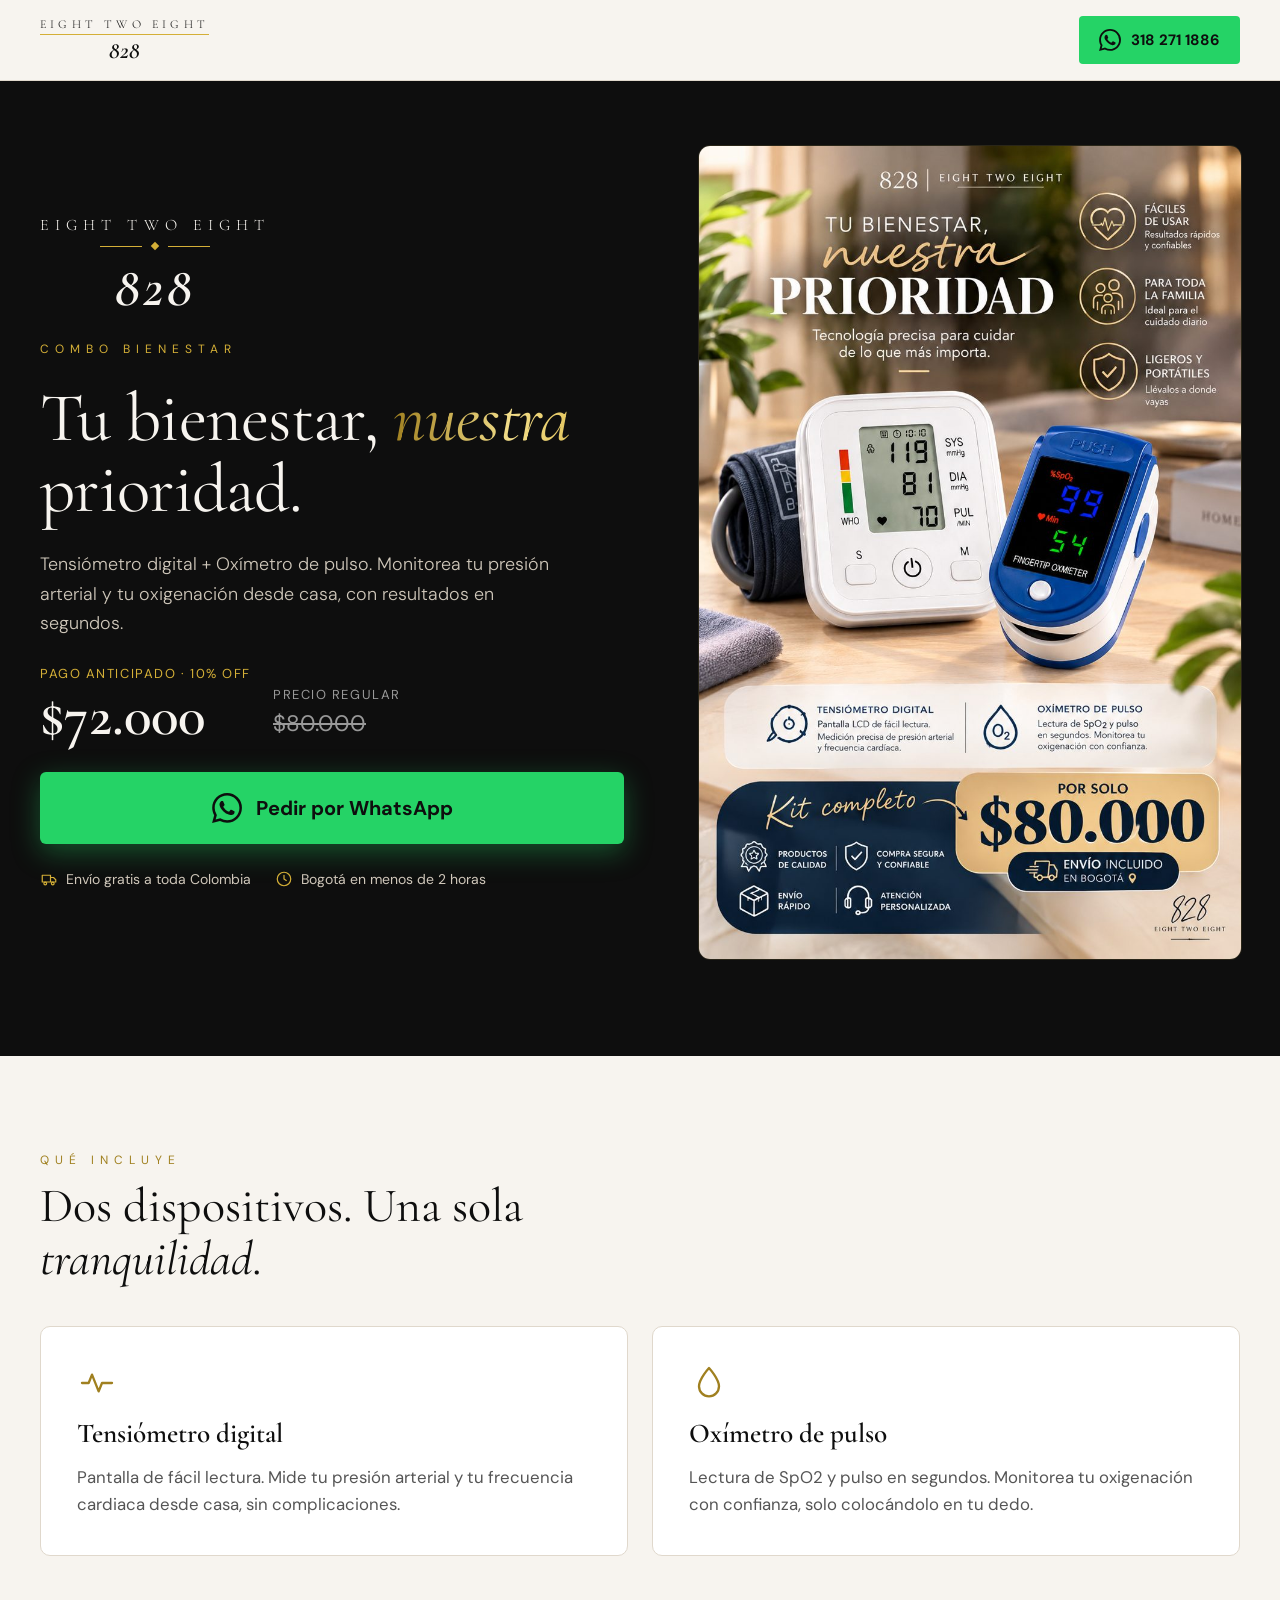
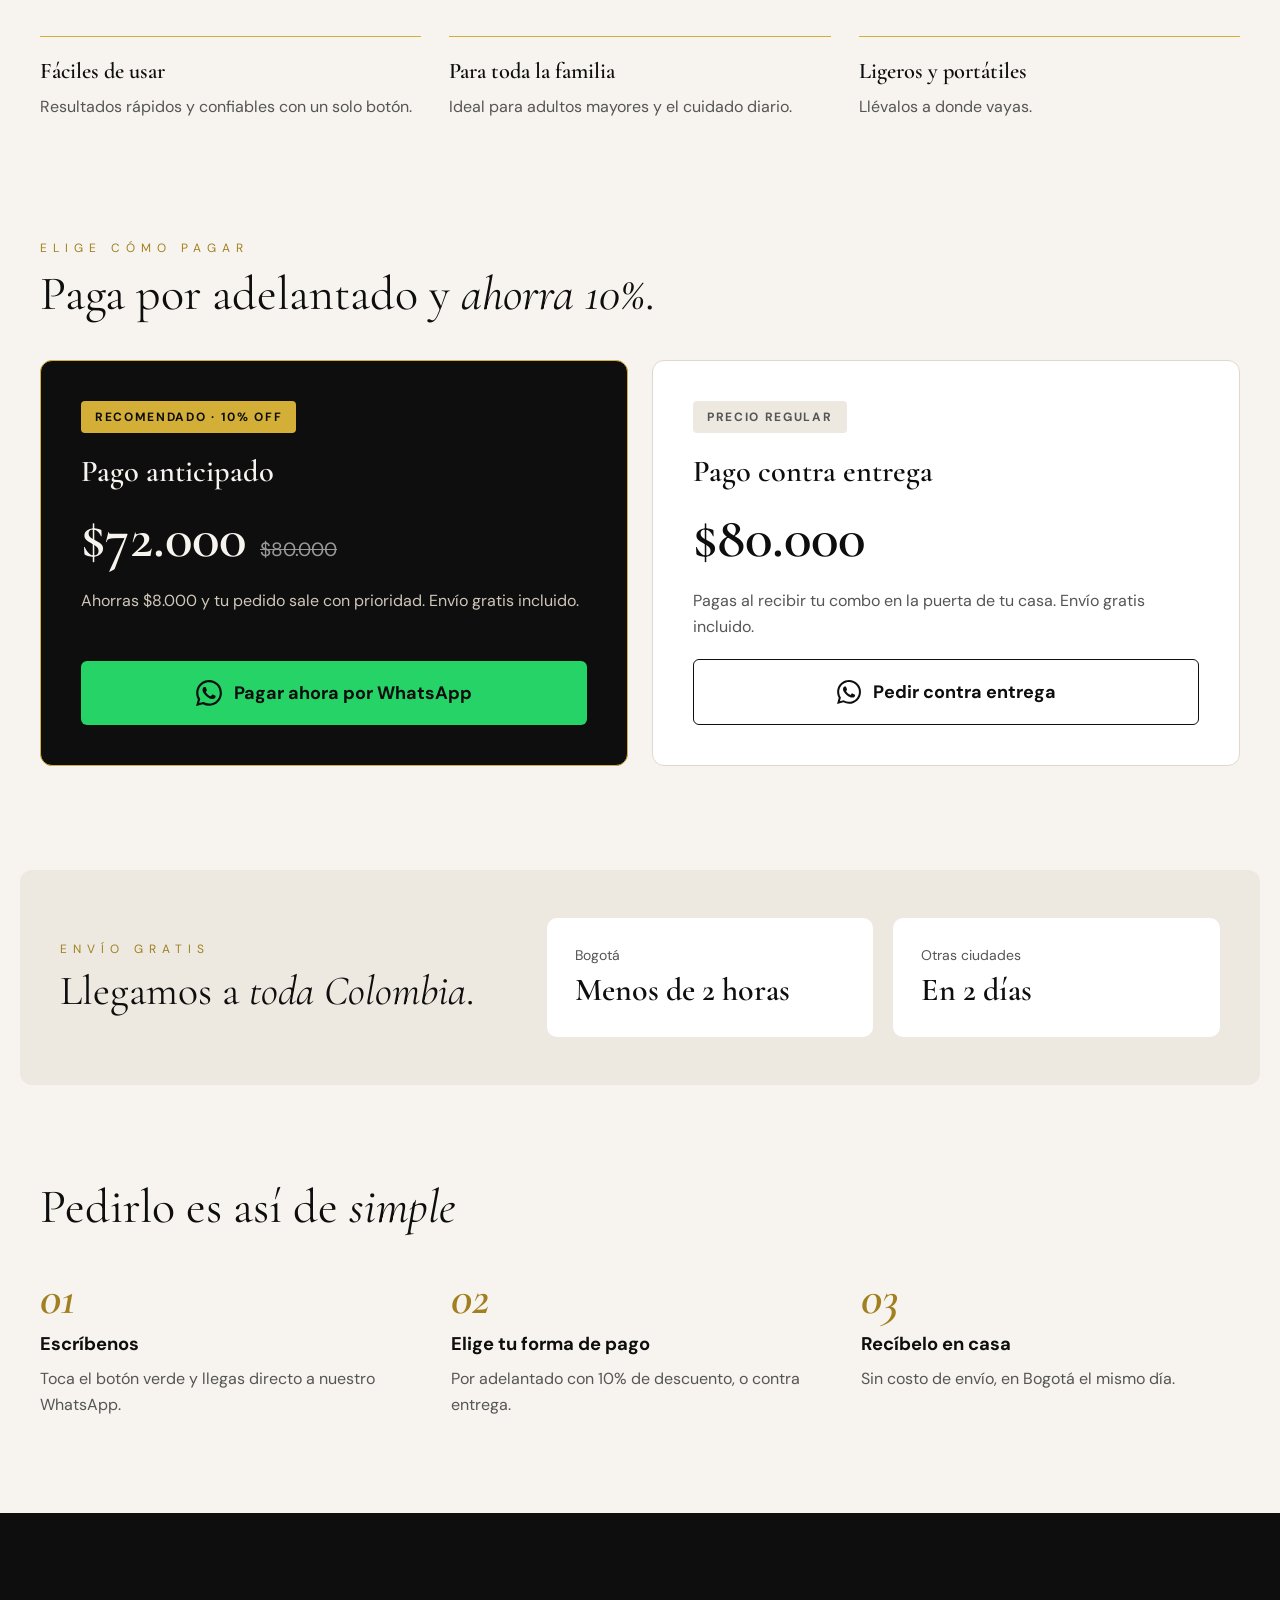
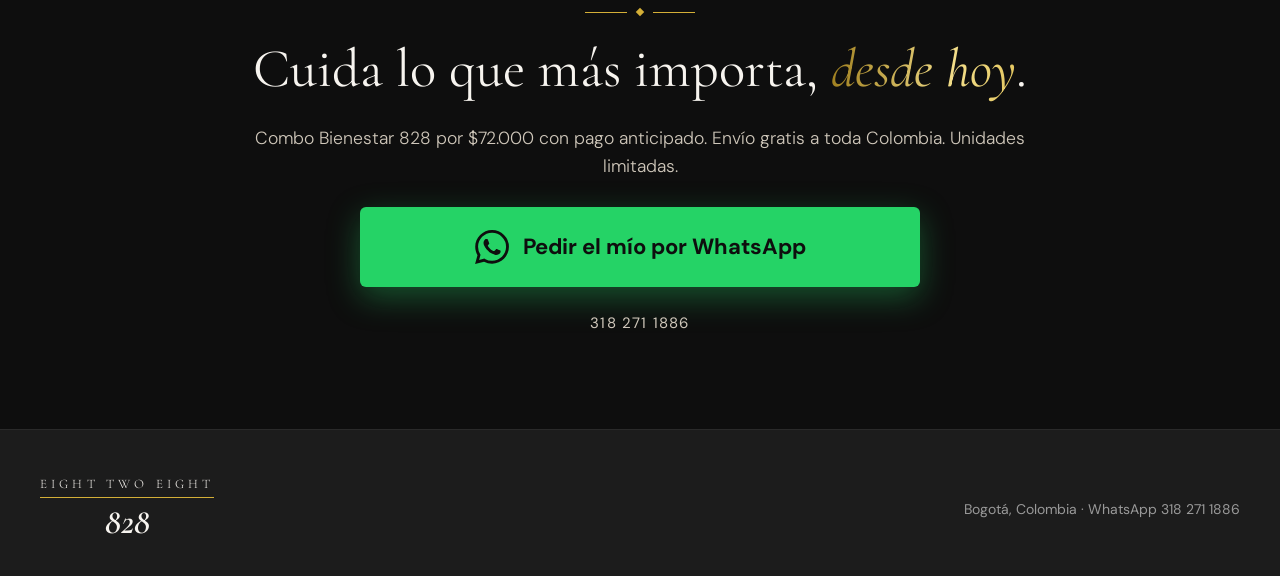
<file: combo.html>
<!doctype html>
<html lang="es">
<head>
<meta charset="utf-8">
<meta name="viewport" content="width=device-width, initial-scale=1">
<title>Combo Bienestar — 828 Eight Two Eight</title>
<meta name="description" content="Tensiómetro digital + Oxímetro de pulso. $72.000 con pago anticipado. Envío gratis a toda Colombia.">
<meta property="og:title" content="Combo Bienestar — 828 Eight Two Eight">
<meta property="og:description" content="Tensiómetro + Oxímetro. 10% OFF pagando por adelantado. Envío gratis a toda Colombia.">
<link rel="preconnect" href="https://fonts.googleapis.com">
<link href="https://fonts.googleapis.com/css2?family=Cormorant+Garamond:ital,wght@0,300;0,400;0,600;1,300;1,400;1,600&amp;family=DM+Sans:wght@300;400;500;700&amp;display=swap" rel="stylesheet">
<style>
body{margin:0;background:#F7F4EF}
a{color:#A08020}a:hover{color:#7A6118}
@keyframes fadeUp{from{opacity:0;transform:translateY(28px)}to{opacity:1;transform:none}}
@keyframes floaty{0%,100%{transform:translateY(0)}50%{transform:translateY(-14px)}}
@keyframes waPulse{0%{box-shadow:0 0 0 0 rgba(37,211,102,.6)}70%{box-shadow:0 0 0 20px rgba(37,211,102,0)}100%{box-shadow:0 0 0 0 rgba(37,211,102,0)}}
@keyframes shine{to{background-position:200% center}}
@keyframes spin{from{transform:rotate(45deg)}to{transform:rotate(405deg)}}
@keyframes grow{from{transform:scaleX(0)}to{transform:scaleX(1)}}
.fu{animation:fadeUp .9s cubic-bezier(.2,.7,.2,1) both}
.d1{animation-delay:.12s}.d2{animation-delay:.24s}.d3{animation-delay:.36s}.d4{animation-delay:.48s}.d5{animation-delay:.6s}
.float{animation:fadeUp 1s .3s cubic-bezier(.2,.7,.2,1) both,floaty 6s 1.3s ease-in-out infinite}
.wa{animation:waPulse 2.2s ease-out infinite;transition:transform .25s ease}
.wa:hover{transform:translateY(-3px) scale(1.02)}
.shine{background:linear-gradient(90deg,#A08020,#F3DE8A,#D4AF37,#A08020);background-size:200% auto;-webkit-background-clip:text;background-clip:text;color:transparent!important;animation:shine 4s linear infinite}
.dia{animation:spin 8s linear infinite}
.grow{animation:grow 1.2s .2s cubic-bezier(.2,.7,.2,1) both}
.card{transition:transform .35s ease,box-shadow .35s ease}
.card:hover{transform:translateY(-6px);box-shadow:0 18px 40px rgba(14,14,14,.10)}
@supports (animation-timeline: view()){.rv{animation:fadeUp linear both;animation-timeline:view();animation-range:entry 0% cover 28%}}
@media (prefers-reduced-motion: reduce){*{animation:none!important;transition:none!important}}
</style>
</head>
<body>
<div style="font-family: 'DM Sans', -apple-system, sans-serif; color: #0E0E0E; background: #F7F4EF; width: 100%; min-height: 100vh">

<header style="background: #F7F4EF; border-bottom: 1px solid #E0D8CC">
<div style="max-width: 1200px; margin: 0 auto; padding: 16px 20px; display: flex; align-items: center; justify-content: space-between; gap: 16px; flex-wrap: wrap">
<a href="#inicio" style="display: inline-flex; flex-direction: column; align-items: center; text-decoration: none; color: #0E0E0E; line-height: 1">
<span style="font-family: 'Cormorant Garamond', Georgia, serif; font-size: 12px; font-weight: 300; letter-spacing: 0.35em; text-transform: uppercase">Eight Two Eight</span>
<span style="display: block; width: 100%; height: 1px; background: #D4AF37; margin: 4px 0"></span>
<span style="font-family: 'Cormorant Garamond', Georgia, serif; font-size: 24px; font-weight: 600; font-style: italic">828</span>
</a>
<a href="https://wa.me/573182711886?text=Hola%20828%2C%20quiero%20pedir%20el%20Combo%20Bienestar" style="display: inline-flex; align-items: center; gap: 10px; min-height: 48px; padding: 0 20px; border-radius: 4px; background: #25D366; color: #0E0E0E; text-decoration: none; font-weight: 700; font-size: 15px">
<svg width="22" height="22" viewBox="0 0 24 24" fill="currentColor" aria-hidden="true"><path d="M17.472 14.382c-.297-.149-1.758-.867-2.03-.967-.273-.099-.471-.148-.67.15-.197.297-.767.966-.94 1.164-.173.199-.347.223-.644.075-.297-.15-1.255-.463-2.39-1.475-.883-.788-1.48-1.761-1.653-2.059-.173-.297-.018-.458.13-.606.134-.133.298-.347.446-.52.149-.174.198-.298.298-.497.099-.198.05-.371-.025-.52-.075-.149-.669-1.612-.916-2.207-.242-.579-.487-.5-.669-.51-.173-.008-.371-.01-.57-.01-.198 0-.52.074-.792.372-.272.297-1.04 1.016-1.04 2.479 0 1.462 1.065 2.875 1.213 3.074.149.198 2.096 3.2 5.077 4.487.709.306 1.262.489 1.694.625.712.227 1.36.195 1.871.118.571-.085 1.758-.719 2.006-1.413.248-.694.248-1.289.173-1.413-.074-.124-.272-.198-.57-.347m-5.421 7.403h-.004a9.87 9.87 0 01-5.031-1.378l-.361-.214-3.741.982.998-3.648-.235-.374a9.86 9.86 0 01-1.51-5.26c.001-5.45 4.436-9.884 9.888-9.884 2.64 0 5.122 1.03 6.988 2.898a9.825 9.825 0 012.893 6.994c-.003 5.45-4.437 9.884-9.885 9.884m8.413-18.297A11.815 11.815 0 0012.05 0C5.495 0 .16 5.335.157 11.892c0 2.096.547 4.142 1.588 5.945L.057 24l6.305-1.654a11.882 11.882 0 005.683 1.448h.005c6.554 0 11.89-5.335 11.893-11.893a11.821 11.821 0 00-3.48-8.413z"></path></svg>
318 271 1886
</a>
</div>
</header>

<section id="inicio" style="background: #0E0E0E; color: #F7F4EF; padding: 64px 20px 96px">
<div style="max-width: 1200px; margin: 0 auto; display: flex; flex-wrap: wrap; gap: 56px; align-items: center">
<div style="flex: 1 1 460px; min-width: 0; display: flex; flex-direction: column; gap: 26px">
<div class="fu" style="align-self: flex-start; display: flex; flex-direction: column; align-items: center; line-height: 1">
<span style="font-family: 'Cormorant Garamond', Georgia, serif; font-size: 16px; font-weight: 300; letter-spacing: 0.38em; text-transform: uppercase; color: #F7F4EF">Eight Two Eight</span>
<div style="display: flex; align-items: center; gap: 10px; width: 110px; margin: 10px 0">
<div class="grow" style="flex: 1; height: 1px; background: #D4AF37"></div>
<div class="dia" style="width: 6px; height: 6px; background: #D4AF37; transform: rotate(45deg)"></div>
<div class="grow" style="flex: 1; height: 1px; background: #D4AF37"></div>
</div>
<span style="font-family: 'Cormorant Garamond', Georgia, serif; font-size: 56px; font-weight: 600; font-style: italic; letter-spacing: 0.05em; color: #F7F4EF">828</span>
</div>
<span class="fu d1" style="font-size: 12px; letter-spacing: 0.5em; text-transform: uppercase; color: #D4AF37">Combo Bienestar</span>
<h1 class="fu d2" style="margin: 0; font-family: 'Cormorant Garamond', Georgia, serif; font-weight: 400; font-size: clamp(2.6rem, 5.4vw, 4.4rem); line-height: 1.02; letter-spacing: -0.01em">Tu bienestar, <span class="shine" style="font-style: italic; color: #D4AF37">nuestra</span> prioridad.</h1>
<p class="fu d3" style="margin: 0; font-size: 1.12rem; line-height: 1.65; color: #CFC7BA; max-width: 520px; font-weight: 300">Tensiómetro digital + Oxímetro de pulso. Monitorea tu presión arterial y tu oxigenación desde casa, con resultados en segundos.</p>
<div class="fu d4" style="display: flex; align-items: flex-end; gap: 22px; flex-wrap: wrap">
<div style="display: flex; flex-direction: column; gap: 6px">
<span style="font-size: 13px; letter-spacing: 0.12em; text-transform: uppercase; color: #D4AF37">Pago anticipado · 10% OFF</span>
<span style="font-family: 'Cormorant Garamond', Georgia, serif; font-weight: 600; font-size: 3.6rem; line-height: 1">$72.000</span>
</div>
<div style="display: flex; flex-direction: column; gap: 6px; padding-bottom: 8px">
<span style="font-size: 13px; letter-spacing: 0.12em; text-transform: uppercase; color: #999999">Precio regular</span>
<span style="font-size: 1.4rem; color: #999999; text-decoration: line-through">$80.000</span>
</div>
</div>
<a href="https://wa.me/573182711886?text=Hola%20828%2C%20quiero%20el%20Combo%20Bienestar%20con%20pago%20anticipado%20(%2472.000)" class="wa" style="display: flex; align-items: center; justify-content: center; gap: 14px; min-height: 72px; padding: 0 32px; border-radius: 6px; background: #25D366; color: #0E0E0E; text-decoration: none; font-weight: 700; font-size: 20px; max-width: 520px; box-shadow: 0 8px 28px rgba(37,211,102,0.35)">
<svg width="30" height="30" viewBox="0 0 24 24" fill="currentColor" aria-hidden="true"><path d="M17.472 14.382c-.297-.149-1.758-.867-2.03-.967-.273-.099-.471-.148-.67.15-.197.297-.767.966-.94 1.164-.173.199-.347.223-.644.075-.297-.15-1.255-.463-2.39-1.475-.883-.788-1.48-1.761-1.653-2.059-.173-.297-.018-.458.13-.606.134-.133.298-.347.446-.52.149-.174.198-.298.298-.497.099-.198.05-.371-.025-.52-.075-.149-.669-1.612-.916-2.207-.242-.579-.487-.5-.669-.51-.173-.008-.371-.01-.57-.01-.198 0-.52.074-.792.372-.272.297-1.04 1.016-1.04 2.479 0 1.462 1.065 2.875 1.213 3.074.149.198 2.096 3.2 5.077 4.487.709.306 1.262.489 1.694.625.712.227 1.36.195 1.871.118.571-.085 1.758-.719 2.006-1.413.248-.694.248-1.289.173-1.413-.074-.124-.272-.198-.57-.347m-5.421 7.403h-.004a9.87 9.87 0 01-5.031-1.378l-.361-.214-3.741.982.998-3.648-.235-.374a9.86 9.86 0 01-1.51-5.26c.001-5.45 4.436-9.884 9.888-9.884 2.64 0 5.122 1.03 6.988 2.898a9.825 9.825 0 012.893 6.994c-.003 5.45-4.437 9.884-9.885 9.884m8.413-18.297A11.815 11.815 0 0012.05 0C5.495 0 .16 5.335.157 11.892c0 2.096.547 4.142 1.588 5.945L.057 24l6.305-1.654a11.882 11.882 0 005.683 1.448h.005c6.554 0 11.89-5.335 11.893-11.893a11.821 11.821 0 00-3.48-8.413z"></path></svg>
Pedir por WhatsApp
</a>
<div class="fu d5" style="display: flex; gap: 24px; flex-wrap: wrap; font-size: 14px; color: #CFC7BA">
<span style="display: inline-flex; align-items: center; gap: 8px"><svg width="18" height="18" viewBox="0 0 24 24" fill="none" stroke="#D4AF37" stroke-width="1.6" stroke-linecap="round" stroke-linejoin="round" aria-hidden="true"><path d="M3 7h11v9H3zM14 10h4l3 3v3h-7"></path><circle cx="7" cy="18" r="1.8"></circle><circle cx="17" cy="18" r="1.8"></circle></svg>Envío gratis a toda Colombia</span>
<span style="display: inline-flex; align-items: center; gap: 8px"><svg width="18" height="18" viewBox="0 0 24 24" fill="none" stroke="#D4AF37" stroke-width="1.6" stroke-linecap="round" stroke-linejoin="round" aria-hidden="true"><circle cx="12" cy="12" r="9"></circle><path d="M12 7v5l3 2"></path></svg>Bogotá en menos de 2 horas</span>
</div>
</div>
<div style="flex: 1 1 400px; min-width: 0">
<img class="float" src="[data-uri]" alt="Combo Bienestar 828: tensiómetro digital y oxímetro de pulso" style="display: block; width: 100%; aspect-ratio: 2 / 3; object-fit: cover; border-radius: 12px; border: 1px solid #2A2618">
</div>
</div>
</section>

<section style="padding: 96px 20px 48px">
<div style="max-width: 1200px; margin: 0 auto; display: flex; flex-direction: column; gap: 40px">
<div style="display: flex; flex-direction: column; gap: 12px; max-width: 640px">
<span style="font-size: 12px; letter-spacing: 0.5em; text-transform: uppercase; color: #A08020">Qué incluye</span>
<h2 style="margin: 0; font-family: 'Cormorant Garamond', Georgia, serif; font-weight: 400; font-size: clamp(2.1rem, 3.8vw, 3rem); line-height: 1.1">Dos dispositivos. Una sola <span style="font-style: italic">tranquilidad</span>.</h2>
</div>
<div style="display: grid; grid-template-columns: repeat(auto-fit, minmax(280px, 1fr)); gap: 24px">
<div class="card rv" style="background: #FFFFFF; border-radius: 10px; padding:36px; display: flex; flex-direction: column; gap: 14px; border: 1px solid #E0D8CC">
<svg width="40" height="40" viewBox="0 0 24 24" fill="none" stroke="#A08020" stroke-width="1.4" stroke-linecap="round" stroke-linejoin="round" aria-hidden="true"><path d="M3 12h4l2-5 4 10 2-5h6"></path></svg>
<h3 style="margin: 0; font-family: 'Cormorant Garamond', Georgia, serif; font-weight: 600; font-size: 1.7rem">Tensiómetro digital</h3>
<p style="margin: 0; font-size: 1.05rem; line-height: 1.65; color: #555555">Pantalla de fácil lectura. Mide tu presión arterial y tu frecuencia cardiaca desde casa, sin complicaciones.</p>
</div>
<div class="card rv" style="background: #FFFFFF; border-radius: 10px; padding:36px; display: flex; flex-direction: column; gap: 14px; border: 1px solid #E0D8CC">
<svg width="40" height="40" viewBox="0 0 24 24" fill="none" stroke="#A08020" stroke-width="1.4" stroke-linecap="round" stroke-linejoin="round" aria-hidden="true"><path d="M12 3s6 6.5 6 11a6 6 0 0 1-12 0c0-4.5 6-11 6-11z"></path></svg>
<h3 style="margin: 0; font-family: 'Cormorant Garamond', Georgia, serif; font-weight: 600; font-size: 1.7rem">Oxímetro de pulso</h3>
<p style="margin: 0; font-size: 1.05rem; line-height: 1.65; color: #555555">Lectura de SpO2 y pulso en segundos. Monitorea tu oxigenación con confianza, solo colocándolo en tu dedo.</p>
</div>
</div>
</div>
</section>

<section style="padding: 32px 20px 48px">
<div style="max-width: 1200px; margin: 0 auto; display: grid; grid-template-columns: repeat(auto-fit, minmax(240px, 1fr)); gap: 28px">
<div class="rv" style="display: flex; flex-direction: column; gap: 10px; border-top: 1px solid #D4AF37; padding-top: 20px">
<h3 style="margin: 0; font-family: 'Cormorant Garamond', Georgia, serif; font-weight: 600; font-size: 1.4rem">Fáciles de usar</h3>
<p style="margin: 0; color: #555555; line-height: 1.6">Resultados rápidos y confiables con un solo botón.</p>
</div>
<div class="rv" style="display: flex; flex-direction: column; gap: 10px; border-top: 1px solid #D4AF37; padding-top: 20px">
<h3 style="margin: 0; font-family: 'Cormorant Garamond', Georgia, serif; font-weight: 600; font-size: 1.4rem">Para toda la familia</h3>
<p style="margin: 0; color: #555555; line-height: 1.6">Ideal para adultos mayores y el cuidado diario.</p>
</div>
<div class="rv" style="display: flex; flex-direction: column; gap: 10px; border-top: 1px solid #D4AF37; padding-top: 20px">
<h3 style="margin: 0; font-family: 'Cormorant Garamond', Georgia, serif; font-weight: 600; font-size: 1.4rem">Ligeros y portátiles</h3>
<p style="margin: 0; color: #555555; line-height: 1.6">Llévalos a donde vayas.</p>
</div>
</div>
</section>

<section style="padding: 72px 20px">
<div style="max-width: 1200px; margin: 0 auto; display: flex; flex-direction: column; gap: 40px">
<div style="display: flex; flex-direction: column; gap: 12px; max-width: 640px">
<span style="font-size: 12px; letter-spacing: 0.5em; text-transform: uppercase; color: #A08020">Elige cómo pagar</span>
<h2 style="margin: 0; font-family: 'Cormorant Garamond', Georgia, serif; font-weight: 400; font-size: clamp(2.1rem, 3.8vw, 3rem); line-height: 1.1">Paga por adelantado y <span style="font-style: italic">ahorra 10%</span>.</h2>
</div>
<div style="display: grid; grid-template-columns: repeat(auto-fit, minmax(300px, 1fr)); gap: 24px; align-items: stretch">
<div class="card rv" style="background: #0E0E0E; color: #F7F4EF; border-radius: 12px; padding: 40px; display: flex; flex-direction: column; gap: 20px; border: 1px solid #D4AF37">
<span style="align-self: flex-start; background: #D4AF37; color: #0E0E0E; font-size: 12px; font-weight: 700; letter-spacing: 0.14em; text-transform: uppercase; padding: 8px 14px; border-radius: 4px">Recomendado · 10% OFF</span>
<h3 style="margin: 0; font-family: 'Cormorant Garamond', Georgia, serif; font-weight: 600; font-size: 1.9rem">Pago anticipado</h3>
<div style="display: flex; align-items: baseline; gap: 14px; flex-wrap: wrap">
<span style="font-family: 'Cormorant Garamond', Georgia, serif; font-weight: 600; font-size: 3.6rem; line-height: 1">$72.000</span>
<span style="color: #999999; text-decoration: line-through; font-size: 1.2rem">$80.000</span>
</div>
<p style="margin: 0; color: #CFC7BA; line-height: 1.6">Ahorras $8.000 y tu pedido sale con prioridad. Envío gratis incluido.</p>
<a href="https://wa.me/573182711886?text=Hola%20828%2C%20quiero%20el%20Combo%20Bienestar%20con%20pago%20anticipado%20(%2472.000)" class="wa" style="margin-top: auto; display: flex; align-items: center; justify-content: center; gap: 12px; min-height: 64px; padding: 0 24px; border-radius: 6px; background: #25D366; color: #0E0E0E; text-decoration: none; font-weight: 700; font-size: 18px">
<svg width="26" height="26" viewBox="0 0 24 24" fill="currentColor" aria-hidden="true"><path d="M17.472 14.382c-.297-.149-1.758-.867-2.03-.967-.273-.099-.471-.148-.67.15-.197.297-.767.966-.94 1.164-.173.199-.347.223-.644.075-.297-.15-1.255-.463-2.39-1.475-.883-.788-1.48-1.761-1.653-2.059-.173-.297-.018-.458.13-.606.134-.133.298-.347.446-.52.149-.174.198-.298.298-.497.099-.198.05-.371-.025-.52-.075-.149-.669-1.612-.916-2.207-.242-.579-.487-.5-.669-.51-.173-.008-.371-.01-.57-.01-.198 0-.52.074-.792.372-.272.297-1.04 1.016-1.04 2.479 0 1.462 1.065 2.875 1.213 3.074.149.198 2.096 3.2 5.077 4.487.709.306 1.262.489 1.694.625.712.227 1.36.195 1.871.118.571-.085 1.758-.719 2.006-1.413.248-.694.248-1.289.173-1.413-.074-.124-.272-.198-.57-.347m-5.421 7.403h-.004a9.87 9.87 0 01-5.031-1.378l-.361-.214-3.741.982.998-3.648-.235-.374a9.86 9.86 0 01-1.51-5.26c.001-5.45 4.436-9.884 9.888-9.884 2.64 0 5.122 1.03 6.988 2.898a9.825 9.825 0 012.893 6.994c-.003 5.45-4.437 9.884-9.885 9.884m8.413-18.297A11.815 11.815 0 0012.05 0C5.495 0 .16 5.335.157 11.892c0 2.096.547 4.142 1.588 5.945L.057 24l6.305-1.654a11.882 11.882 0 005.683 1.448h.005c6.554 0 11.89-5.335 11.893-11.893a11.821 11.821 0 00-3.48-8.413z"></path></svg>
Pagar ahora por WhatsApp
</a>
</div>
<div class="card rv" style="background: #FFFFFF; border: 1px solid #E0D8CC; border-radius: 12px; padding: 40px; display: flex; flex-direction: column; gap: 20px">
<span style="align-self: flex-start; background: #EDE8E0; color: #555555; font-size: 12px; font-weight: 700; letter-spacing: 0.14em; text-transform: uppercase; padding: 8px 14px; border-radius: 4px">Precio regular</span>
<h3 style="margin: 0; font-family: 'Cormorant Garamond', Georgia, serif; font-weight: 600; font-size: 1.9rem">Pago contra entrega</h3>
<span style="font-family: 'Cormorant Garamond', Georgia, serif; font-weight: 600; font-size: 3.6rem; line-height: 1">$80.000</span>
<p style="margin: 0; color: #555555; line-height: 1.6">Pagas al recibir tu combo en la puerta de tu casa. Envío gratis incluido.</p>
<a href="https://wa.me/573182711886?text=Hola%20828%2C%20quiero%20pedir%20el%20Combo%20Bienestar%20con%20pago%20contra%20entrega" style="margin-top: auto; display: flex; align-items: center; justify-content: center; gap: 12px; min-height: 64px; padding: 0 24px; border-radius: 6px; border: 1.5px solid #0E0E0E; color: #0E0E0E; text-decoration: none; font-weight: 700; font-size: 18px">
<svg width="24" height="24" viewBox="0 0 24 24" fill="currentColor" aria-hidden="true"><path d="M17.472 14.382c-.297-.149-1.758-.867-2.03-.967-.273-.099-.471-.148-.67.15-.197.297-.767.966-.94 1.164-.173.199-.347.223-.644.075-.297-.15-1.255-.463-2.39-1.475-.883-.788-1.48-1.761-1.653-2.059-.173-.297-.018-.458.13-.606.134-.133.298-.347.446-.52.149-.174.198-.298.298-.497.099-.198.05-.371-.025-.52-.075-.149-.669-1.612-.916-2.207-.242-.579-.487-.5-.669-.51-.173-.008-.371-.01-.57-.01-.198 0-.52.074-.792.372-.272.297-1.04 1.016-1.04 2.479 0 1.462 1.065 2.875 1.213 3.074.149.198 2.096 3.2 5.077 4.487.709.306 1.262.489 1.694.625.712.227 1.36.195 1.871.118.571-.085 1.758-.719 2.006-1.413.248-.694.248-1.289.173-1.413-.074-.124-.272-.198-.57-.347m-5.421 7.403h-.004a9.87 9.87 0 01-5.031-1.378l-.361-.214-3.741.982.998-3.648-.235-.374a9.86 9.86 0 01-1.51-5.26c.001-5.45 4.436-9.884 9.888-9.884 2.64 0 5.122 1.03 6.988 2.898a9.825 9.825 0 012.893 6.994c-.003 5.45-4.437 9.884-9.885 9.884m8.413-18.297A11.815 11.815 0 0012.05 0C5.495 0 .16 5.335.157 11.892c0 2.096.547 4.142 1.588 5.945L.057 24l6.305-1.654a11.882 11.882 0 005.683 1.448h.005c6.554 0 11.89-5.335 11.893-11.893a11.821 11.821 0 00-3.48-8.413z"></path></svg>
Pedir contra entrega
</a>
</div>
</div>
</div>
</section>

<section style="padding: 32px 20px 72px">
<div style="max-width: 1200px; margin: 0 auto; background: #EDE8E0; border-radius: 12px; padding: 48px 40px; display: flex; flex-wrap: wrap; gap: 40px; align-items: center">
<div style="flex: 1 1 320px; min-width: 0; display: flex; flex-direction: column; gap: 12px">
<span style="font-size: 12px; letter-spacing: 0.5em; text-transform: uppercase; color: #A08020">Envío gratis</span>
<h2 style="margin: 0; font-family: 'Cormorant Garamond', Georgia, serif; font-weight: 400; font-size: clamp(2rem, 3.4vw, 2.6rem); line-height: 1.1">Llegamos a <span style="font-style: italic">toda Colombia</span>.</h2>
</div>
<div style="flex: 2 1 420px; min-width: 0; display: grid; grid-template-columns: repeat(auto-fit, minmax(200px, 1fr)); gap: 20px">
<div class="card rv" style="background: #FFFFFF; border-radius: 10px; padding:28px; display: flex; flex-direction: column; gap: 6px">
<span style="font-size: 14px; color: #555555">Bogotá</span>
<span style="font-family: 'Cormorant Garamond', Georgia, serif; font-weight: 600; font-size: 2rem">Menos de 2 horas</span>
</div>
<div class="card rv" style="background: #FFFFFF; border-radius: 10px; padding:28px; display: flex; flex-direction: column; gap: 6px">
<span style="font-size: 14px; color: #555555">Otras ciudades</span>
<span style="font-family: 'Cormorant Garamond', Georgia, serif; font-weight: 600; font-size: 2rem">En 2 días</span>
</div>
</div>
</div>
</section>

<section style="padding: 24px 20px 96px">
<div style="max-width: 1200px; margin: 0 auto; display: flex; flex-direction: column; gap: 40px">
<h2 style="margin: 0; font-family: 'Cormorant Garamond', Georgia, serif; font-weight: 400; font-size: clamp(2.1rem, 3.8vw, 3rem); line-height: 1.1">Pedirlo es así de <span style="font-style: italic">simple</span></h2>
<div style="display: grid; grid-template-columns: repeat(auto-fit, minmax(240px, 1fr)); gap: 32px">
<div class="rv" style="display: flex; flex-direction: column; gap: 10px">
<span style="font-family: 'Cormorant Garamond', Georgia, serif; font-style: italic; font-weight: 600; font-size: 3rem; color: #A08020; line-height: 1">01</span>
<h3 style="margin: 0; font-size: 1.15rem; font-weight: 700">Escríbenos</h3>
<p style="margin: 0; color: #555555; line-height: 1.6">Toca el botón verde y llegas directo a nuestro WhatsApp.</p>
</div>
<div class="rv" style="display: flex; flex-direction: column; gap: 10px">
<span style="font-family: 'Cormorant Garamond', Georgia, serif; font-style: italic; font-weight: 600; font-size: 3rem; color: #A08020; line-height: 1">02</span>
<h3 style="margin: 0; font-size: 1.15rem; font-weight: 700">Elige tu forma de pago</h3>
<p style="margin: 0; color: #555555; line-height: 1.6">Por adelantado con 10% de descuento, o contra entrega.</p>
</div>
<div class="rv" style="display: flex; flex-direction: column; gap: 10px">
<span style="font-family: 'Cormorant Garamond', Georgia, serif; font-style: italic; font-weight: 600; font-size: 3rem; color: #A08020; line-height: 1">03</span>
<h3 style="margin: 0; font-size: 1.15rem; font-weight: 700">Recíbelo en casa</h3>
<p style="margin: 0; color: #555555; line-height: 1.6">Sin costo de envío, en Bogotá el mismo día.</p>
</div>
</div>
</div>
</section>

<section style="background: #0E0E0E; color: #F7F4EF; padding: 96px 20px">
<div style="max-width: 820px; margin: 0 auto; display: flex; flex-direction: column; align-items: center; gap: 26px; text-align: center">
<div style="display: flex; align-items: center; gap: 10px; width: 110px">
<div class="grow" style="flex: 1; height: 1px; background: #D4AF37"></div>
<div class="dia" style="width: 6px; height: 6px; background: #D4AF37; transform: rotate(45deg)"></div>
<div class="grow" style="flex: 1; height: 1px; background: #D4AF37"></div>
</div>
<h2 style="margin: 0; font-family: 'Cormorant Garamond', Georgia, serif; font-weight: 400; font-size: clamp(2.3rem, 4.4vw, 3.4rem); line-height: 1.05">Cuida lo que más importa, <span class="shine" style="font-style: italic; color: #D4AF37">desde hoy</span>.</h2>
<p style="margin: 0; font-size: 1.1rem; color: #CFC7BA; line-height: 1.6; font-weight: 300">Combo Bienestar 828 por $72.000 con pago anticipado. Envío gratis a toda Colombia. Unidades limitadas.</p>
<a href="https://wa.me/573182711886?text=Hola%20828%2C%20quiero%20el%20Combo%20Bienestar%20con%20pago%20anticipado%20(%2472.000)" class="wa" style="display: flex; align-items: center; justify-content: center; gap: 14px; width: 100%; max-width: 560px; min-height: 80px; padding: 0 32px; box-sizing: border-box; border-radius: 6px; background: #25D366; color: #0E0E0E; text-decoration: none; font-weight: 700; font-size: 22px; box-shadow: 0 10px 32px rgba(37,211,102,0.35)">
<svg width="34" height="34" viewBox="0 0 24 24" fill="currentColor" aria-hidden="true"><path d="M17.472 14.382c-.297-.149-1.758-.867-2.03-.967-.273-.099-.471-.148-.67.15-.197.297-.767.966-.94 1.164-.173.199-.347.223-.644.075-.297-.15-1.255-.463-2.39-1.475-.883-.788-1.48-1.761-1.653-2.059-.173-.297-.018-.458.13-.606.134-.133.298-.347.446-.52.149-.174.198-.298.298-.497.099-.198.05-.371-.025-.52-.075-.149-.669-1.612-.916-2.207-.242-.579-.487-.5-.669-.51-.173-.008-.371-.01-.57-.01-.198 0-.52.074-.792.372-.272.297-1.04 1.016-1.04 2.479 0 1.462 1.065 2.875 1.213 3.074.149.198 2.096 3.2 5.077 4.487.709.306 1.262.489 1.694.625.712.227 1.36.195 1.871.118.571-.085 1.758-.719 2.006-1.413.248-.694.248-1.289.173-1.413-.074-.124-.272-.198-.57-.347m-5.421 7.403h-.004a9.87 9.87 0 01-5.031-1.378l-.361-.214-3.741.982.998-3.648-.235-.374a9.86 9.86 0 01-1.51-5.26c.001-5.45 4.436-9.884 9.888-9.884 2.64 0 5.122 1.03 6.988 2.898a9.825 9.825 0 012.893 6.994c-.003 5.45-4.437 9.884-9.885 9.884m8.413-18.297A11.815 11.815 0 0012.05 0C5.495 0 .16 5.335.157 11.892c0 2.096.547 4.142 1.588 5.945L.057 24l6.305-1.654a11.882 11.882 0 005.683 1.448h.005c6.554 0 11.89-5.335 11.893-11.893a11.821 11.821 0 00-3.48-8.413z"></path></svg>
Pedir el mío por WhatsApp
</a>
<span style="font-size: 15px; color: #CFC7BA; letter-spacing: 0.08em">318 271 1886</span>
</div>
</section>

<footer style="background: #1C1C1C; color: #999999; padding: 48px 20px 36px; border-top: 1px solid #2A2A2A">
<div style="max-width: 1200px; margin: 0 auto; display: flex; justify-content: space-between; align-items: center; gap: 24px; flex-wrap: wrap; font-size: 14px">
<div style="display: flex; flex-direction: column; align-items: center; line-height: 1">
<span style="font-family: 'Cormorant Garamond', Georgia, serif; font-size: 13px; font-weight: 300; letter-spacing: 0.32em; text-transform: uppercase; color: #F7F4EF">Eight Two Eight</span>
<span style="display: block; width: 100%; height: 1px; background: #D4AF37; margin: 6px 0"></span>
<span style="font-family: 'Cormorant Garamond', Georgia, serif; font-size: 36px; font-weight: 600; font-style: italic; color: #F7F4EF">828</span>
</div>
<span>Bogotá, Colombia · WhatsApp 318 271 1886</span>
</div>
</footer>

</div>
</body>
</html>
</file>
